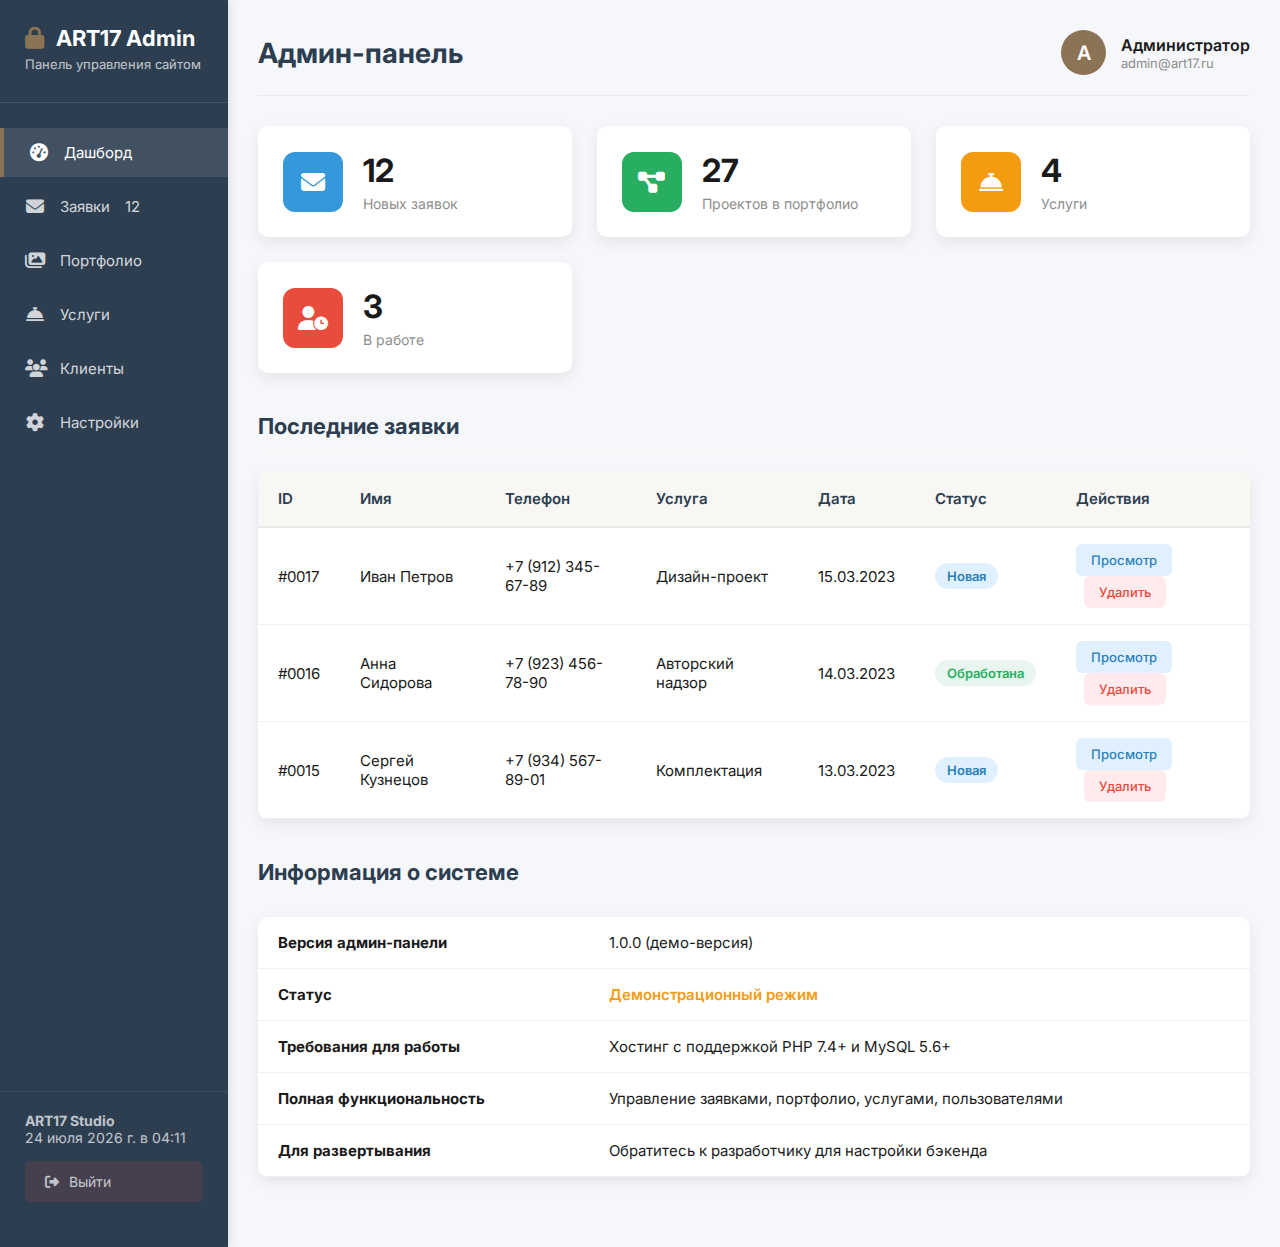
<file: admin-dashboard.html>
<!DOCTYPE html>
<html lang="ru">
<head>
    <meta charset="UTF-8">
    <meta name="viewport" content="width=device-width, initial-scale=1.0">
    <title>Админ-панель | ART17</title>
    <link rel="stylesheet" href="https://cdnjs.cloudflare.com/ajax/libs/font-awesome/6.4.0/css/all.min.css">
    <link href="https://fonts.googleapis.com/css2?family=Inter:wght@300;400;500;600;700&display=swap" rel="stylesheet">
    <style>
        :root {
            --primary: #8B7355;
            --primary-dark: #6B5A45;
            --secondary: #2C3E50;
            --light: #F9F7F4;
            --gray: #8D8D8D;
            --dark: #1A1A1A;
            --success: #27AE60;
            --warning: #F39C12;
            --danger: #E74C3C;
            --shadow: 0 5px 15px rgba(0, 0, 0, 0.08);
            --radius: 10px;
            --transition: all 0.3s ease;
        }
        
        * {
            margin: 0;
            padding: 0;
            box-sizing: border-box;
        }
        
        body {
            font-family: 'Inter', sans-serif;
            background-color: #f5f7fa;
            color: var(--dark);
            display: flex;
            min-height: 100vh;
        }
        
        /* Сайдбар */
        .sidebar {
            width: 250px;
            background-color: var(--secondary);
            color: white;
            padding: 25px 0;
            display: flex;
            flex-direction: column;
            box-shadow: 2px 0 10px rgba(0, 0, 0, 0.1);
            z-index: 100;
        }
        
        .admin-logo {
            padding: 0 25px 30px;
            border-bottom: 1px solid rgba(255, 255, 255, 0.1);
            margin-bottom: 25px;
        }
        
        .admin-logo h2 {
            font-size: 22px;
            display: flex;
            align-items: center;
            gap: 12px;
        }
        
        .admin-logo h2 i {
            color: var(--primary);
        }
        
        .admin-logo p {
            font-size: 13px;
            opacity: 0.7;
            margin-top: 5px;
        }
        
        .nav-menu {
            flex-grow: 1;
        }
        
        .nav-menu ul {
            list-style: none;
        }
        
        .nav-menu li {
            margin-bottom: 5px;
        }
        
        .nav-menu a {
            display: flex;
            align-items: center;
            gap: 15px;
            padding: 15px 25px;
            color: rgba(255, 255, 255, 0.8);
            text-decoration: none;
            transition: var(--transition);
            font-size: 15px;
        }
        
        .nav-menu a:hover, .nav-menu a.active {
            background-color: rgba(255, 255, 255, 0.1);
            color: white;
            border-left: 4px solid var(--primary);
        }
        
        .nav-menu a i {
            width: 20px;
            text-align: center;
            font-size: 18px;
        }
        
        .admin-footer {
            padding: 20px 25px;
            border-top: 1px solid rgba(255, 255, 255, 0.1);
            font-size: 14px;
            opacity: 0.7;
        }
        
        .logout-btn {
            display: flex;
            align-items: center;
            gap: 10px;
            padding: 12px 20px;
            background-color: rgba(231, 76, 60, 0.2);
            color: white;
            border: none;
            border-radius: 6px;
            cursor: pointer;
            font-family: 'Inter', sans-serif;
            font-size: 14px;
            margin-top: 15px;
            width: 100%;
            transition: var(--transition);
        }
        
        .logout-btn:hover {
            background-color: rgba(231, 76, 60, 0.3);
        }
        
        /* Основной контент */
        .main-content {
            flex-grow: 1;
            padding: 30px;
            overflow-y: auto;
        }
        
        .header {
            display: flex;
            justify-content: space-between;
            align-items: center;
            margin-bottom: 30px;
            padding-bottom: 20px;
            border-bottom: 1px solid #eaeaea;
        }
        
        .header h1 {
            font-size: 28px;
            color: var(--secondary);
        }
        
        .user-info {
            display: flex;
            align-items: center;
            gap: 15px;
        }
        
        .user-avatar {
            width: 45px;
            height: 45px;
            background-color: var(--primary);
            border-radius: 50%;
            display: flex;
            align-items: center;
            justify-content: center;
            color: white;
            font-size: 20px;
            font-weight: 600;
        }
        
        /* Карточки статистики */
        .stats-cards {
            display: grid;
            grid-template-columns: repeat(auto-fit, minmax(240px, 1fr));
            gap: 25px;
            margin-bottom: 40px;
        }
        
        .stat-card {
            background-color: white;
            border-radius: var(--radius);
            padding: 25px;
            box-shadow: var(--shadow);
            display: flex;
            align-items: center;
            gap: 20px;
            transition: var(--transition);
        }
        
        .stat-card:hover {
            transform: translateY(-5px);
            box-shadow: 0 10px 25px rgba(0, 0, 0, 0.1);
        }
        
        .stat-icon {
            width: 60px;
            height: 60px;
            border-radius: 12px;
            display: flex;
            align-items: center;
            justify-content: center;
            font-size: 24px;
            color: white;
        }
        
        .stat-icon.blue {
            background-color: #3498db;
        }
        
        .stat-icon.green {
            background-color: var(--success);
        }
        
        .stat-icon.orange {
            background-color: var(--warning);
        }
        
        .stat-icon.red {
            background-color: var(--danger);
        }
        
        .stat-info h3 {
            font-size: 32px;
            margin-bottom: 5px;
        }
        
        .stat-info p {
            color: var(--gray);
            font-size: 14px;
        }
        
        /* Таблица */
        .section-title {
            font-size: 22px;
            margin: 40px 0 20px;
            color: var(--secondary);
            padding-bottom: 10px;
            border-bottom: 2px solid var(--light);
        }
        
        .table-container {
            background-color: white;
            border-radius: var(--radius);
            box-shadow: var(--shadow);
            overflow: hidden;
            margin-bottom: 40px;
        }
        
        table {
            width: 100%;
            border-collapse: collapse;
        }
        
        thead {
            background-color: var(--light);
        }
        
        th {
            padding: 18px 20px;
            text-align: left;
            font-weight: 600;
            color: var(--secondary);
            font-size: 15px;
            border-bottom: 2px solid #eaeaea;
        }
        
        td {
            padding: 16px 20px;
            border-bottom: 1px solid #f0f0f0;
            font-size: 15px;
        }
        
        tbody tr:hover {
            background-color: #f9f9f9;
        }
        
        .status {
            display: inline-block;
            padding: 5px 12px;
            border-radius: 20px;
            font-size: 13px;
            font-weight: 600;
        }
        
        .status.new {
            background-color: #e1f0ff;
            color: #2980b9;
        }
        
        .status.processed {
            background-color: #e8f6ef;
            color: var(--success);
        }
        
        .btn-action {
            padding: 8px 15px;
            border-radius: 6px;
            border: none;
            font-family: 'Inter', sans-serif;
            font-size: 13px;
            font-weight: 500;
            cursor: pointer;
            transition: var(--transition);
        }
        
        .btn-action.view {
            background-color: #e1f0ff;
            color: #2980b9;
        }
        
        .btn-action.delete {
            background-color: #ffebee;
            color: var(--danger);
            margin-left: 8px;
        }
        
        .btn-action:hover {
            opacity: 0.9;
            transform: translateY(-2px);
        }
        
        /* Адаптивность */
        @media (max-width: 992px) {
            body {
                flex-direction: column;
            }
            
            .sidebar {
                width: 100%;
                height: auto;
                padding: 15px 0;
            }
            
            .nav-menu ul {
                display: flex;
                overflow-x: auto;
                padding: 0 15px;
            }
            
            .nav-menu li {
                margin-bottom: 0;
                flex-shrink: 0;
            }
            
            .nav-menu a {
                padding: 12px 20px;
                border-left: none;
                border-bottom: 3px solid transparent;
            }
            
            .nav-menu a:hover, .nav-menu a.active {
                border-left: none;
                border-bottom: 3px solid var(--primary);
            }
        }
        
        @media (max-width: 768px) {
            .main-content {
                padding: 20px;
            }
            
            .stats-cards {
                grid-template-columns: 1fr;
            }
            
            .header {
                flex-direction: column;
                align-items: flex-start;
                gap: 15px;
            }
            
            table {
                display: block;
                overflow-x: auto;
            }
        }
    </style>
</head>
<body>
    <!-- Сайдбар -->
    <div class="sidebar">
        <div class="admin-logo">
            <h2><i class="fas fa-lock"></i> ART17 Admin</h2>
            <p>Панель управления сайтом</p>
        </div>
        
        <nav class="nav-menu">
            <ul>
                <li><a href="#" class="active"><i class="fas fa-tachometer-alt"></i> Дашборд</a></li>
                <li><a href="#"><i class="fas fa-envelope"></i> Заявки <span class="badge">12</span></a></li>
                <li><a href="#"><i class="fas fa-images"></i> Портфолио</a></li>
                <li><a href="#"><i class="fas fa-concierge-bell"></i> Услуги</a></li>
                <li><a href="#"><i class="fas fa-users"></i> Клиенты</a></li>
                <li><a href="#"><i class="fas fa-cog"></i> Настройки</a></li>
            </ul>
        </nav>
        
        <div class="admin-footer">
            <p><strong>ART17 Studio</strong><br>Версия 1.0.0</p>
            <button class="logout-btn" onclick="window.location.href='index.html'">
                <i class="fas fa-sign-out-alt"></i> Выйти
            </button>
        </div>
    </div>
    
    <!-- Основной контент -->
    <div class="main-content">
        <div class="header">
            <h1>Админ-панель</h1>
            <div class="user-info">
                <div class="user-avatar">A</div>
                <div>
                    <p style="font-weight: 600;">Администратор</p>
                    <p style="font-size: 13px; color: var(--gray);">admin@art17.ru</p>
                </div>
            </div>
        </div>
        
        <!-- Карточки статистики -->
        <div class="stats-cards">
            <div class="stat-card">
                <div class="stat-icon blue">
                    <i class="fas fa-envelope"></i>
                </div>
                <div class="stat-info">
                    <h3>12</h3>
                    <p>Новых заявок</p>
                </div>
            </div>
            
            <div class="stat-card">
                <div class="stat-icon green">
                    <i class="fas fa-project-diagram"></i>
                </div>
                <div class="stat-info">
                    <h3>27</h3>
                    <p>Проектов в портфолио</p>
                </div>
            </div>
            
            <div class="stat-card">
                <div class="stat-icon orange">
                    <i class="fas fa-concierge-bell"></i>
                </div>
                <div class="stat-info">
                    <h3>4</h3>
                    <p>Услуги</p>
                </div>
            </div>
            
            <div class="stat-card">
                <div class="stat-icon red">
                    <i class="fas fa-user-clock"></i>
                </div>
                <div class="stat-info">
                    <h3>3</h3>
                    <p>В работе</p>
                </div>
            </div>
        </div>
        
        <!-- Последние заявки -->
        <h2 class="section-title">Последние заявки</h2>
        <div class="table-container">
            <table>
                <thead>
                    <tr>
                        <th>ID</th>
                        <th>Имя</th>
                        <th>Телефон</th>
                        <th>Услуга</th>
                        <th>Дата</th>
                        <th>Статус</th>
                        <th>Действия</th>
                    </tr>
                </thead>
                <tbody>
                    <tr>
                        <td>#0017</td>
                        <td>Иван Петров</td>
                        <td>+7 (912) 345-67-89</td>
                        <td>Дизайн-проект</td>
                        <td>15.03.2023</td>
                        <td><span class="status new">Новая</span></td>
                        <td>
                            <button class="btn-action view">Просмотр</button>
                            <button class="btn-action delete">Удалить</button>
                        </td>
                    </tr>
                    <tr>
                        <td>#0016</td>
                        <td>Анна Сидорова</td>
                        <td>+7 (923) 456-78-90</td>
                        <td>Авторский надзор</td>
                        <td>14.03.2023</td>
                        <td><span class="status processed">Обработана</span></td>
                        <td>
                            <button class="btn-action view">Просмотр</button>
                            <button class="btn-action delete">Удалить</button>
                        </td>
                    </tr>
                    <tr>
                        <td>#0015</td>
                        <td>Сергей Кузнецов</td>
                        <td>+7 (934) 567-89-01</td>
                        <td>Комплектация</td>
                        <td>13.03.2023</td>
                        <td><span class="status new">Новая</span></td>
                        <td>
                            <button class="btn-action view">Просмотр</button>
                            <button class="btn-action delete">Удалить</button>
                        </td>
                    </tr>
                </tbody>
            </table>
        </div>
        
        <!-- Информация о системе -->
        <h2 class="section-title">Информация о системе</h2>
        <div class="table-container">
            <table>
                <tbody>
                    <tr>
                        <td><strong>Версия админ-панели</strong></td>
                        <td>1.0.0 (демо-версия)</td>
                    </tr>
                    <tr>
                        <td><strong>Статус</strong></td>
                        <td><span style="color: var(--warning); font-weight: 600;">Демонстрационный режим</span></td>
                    </tr>
                    <tr>
                        <td><strong>Требования для работы</strong></td>
                        <td>Хостинг с поддержкой PHP 7.4+ и MySQL 5.6+</td>
                    </tr>
                    <tr>
                        <td><strong>Полная функциональность</strong></td>
                        <td>Управление заявками, портфолио, услугами, пользователями</td>
                    </tr>
                    <tr>
                        <td><strong>Для развертывания</strong></td>
                        <td>Обратитесь к разработчику для настройки бэкенда</td>
                    </tr>
                </tbody>
            </table>
        </div>
    </div>
    
    <script>
        // Имитация работы админ-панели
        document.addEventListener('DOMContentLoaded', function() {
            // Обработка кнопок в таблице
            document.querySelectorAll('.btn-action.view').forEach(btn => {
                btn.addEventListener('click', function() {
                    alert('В полной версии здесь будет открытие детальной информации о заявке.');
                });
            });
            
            document.querySelectorAll('.btn-action.delete').forEach(btn => {
                btn.addEventListener('click', function() {
                    if (confirm('Вы уверены, что хотите удалить эту заявку?')) {
                        alert('В полной версии заявка будет удалена из базы данных.');
                    }
                });
            });
            
            // Обновление времени
            function updateTime() {
                const now = new Date();
                const timeString = now.toLocaleDateString('ru-RU', {
                    day: 'numeric',
                    month: 'long',
                    year: 'numeric',
                    hour: '2-digit',
                    minute: '2-digit'
                });
                
                const timeElement = document.querySelector('.admin-footer p');
                if (timeElement) {
                    const originalText = timeElement.innerHTML.split('<br>')[0];
                    timeElement.innerHTML = `${originalText}<br>${timeString}`;
                }
            }
            
            updateTime();
            setInterval(updateTime, 60000); // Обновлять каждую минуту
        });
    </script>
</body>
</html>
</file>
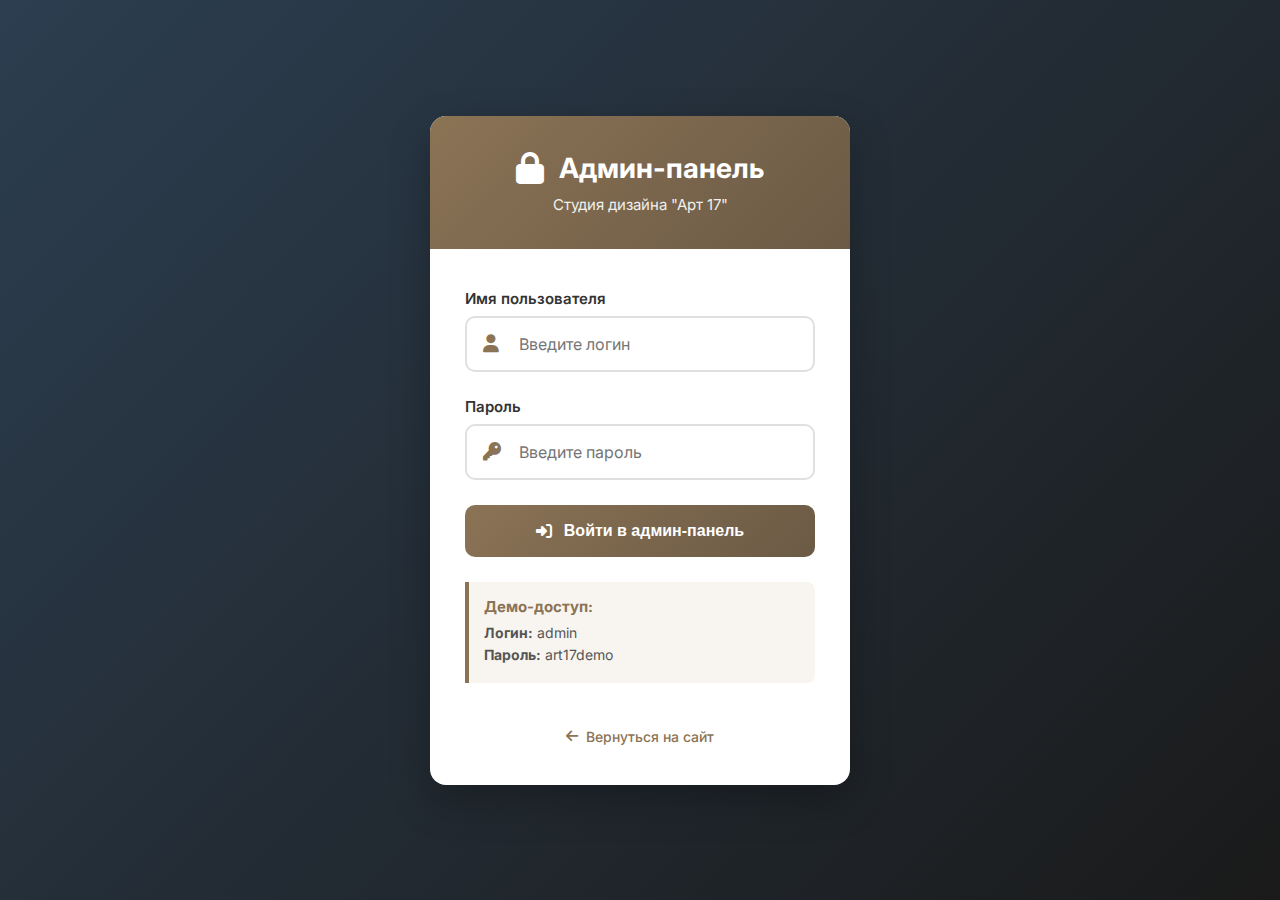
<file: admin-login.html>
<!DOCTYPE html>
<html lang="ru">
<head>
    <meta charset="UTF-8">
    <meta name="viewport" content="width=device-width, initial-scale=1.0">
    <title>Вход в админ-панель | ART17</title>
    <link rel="stylesheet" href="https://cdnjs.cloudflare.com/ajax/libs/font-awesome/6.4.0/css/all.min.css">
    <link href="https://fonts.googleapis.com/css2?family=Inter:wght@300;400;500;600;700&display=swap" rel="stylesheet">
    <style>
        * {
            margin: 0;
            padding: 0;
            box-sizing: border-box;
        }
        
        body {
            font-family: 'Inter', sans-serif;
            background: linear-gradient(135deg, #2C3E50 0%, #1A1A1A 100%);
            min-height: 100vh;
            display: flex;
            align-items: center;
            justify-content: center;
            padding: 20px;
        }
        
        .login-container {
            width: 100%;
            max-width: 420px;
            background-color: white;
            border-radius: 16px;
            box-shadow: 0 15px 40px rgba(0, 0, 0, 0.25);
            overflow: hidden;
        }
        
        .login-header {
            background: linear-gradient(135deg, #8B7355 0%, #6B5A45 100%);
            color: white;
            padding: 35px 30px;
            text-align: center;
        }
        
        .login-header h1 {
            font-size: 28px;
            margin-bottom: 10px;
            display: flex;
            align-items: center;
            justify-content: center;
            gap: 15px;
        }
        
        .login-header h1 i {
            font-size: 32px;
        }
        
        .login-header p {
            opacity: 0.9;
            font-size: 15px;
        }
        
        .login-form {
            padding: 40px 35px;
        }
        
        .form-group {
            margin-bottom: 25px;
        }
        
        .form-group label {
            display: block;
            margin-bottom: 8px;
            font-weight: 600;
            color: #333;
            font-size: 15px;
        }
        
        .input-with-icon {
            position: relative;
        }
        
        .input-with-icon i {
            position: absolute;
            left: 18px;
            top: 50%;
            transform: translateY(-50%);
            color: #8B7355;
            font-size: 18px;
        }
        
        .input-with-icon input {
            width: 100%;
            padding: 16px 20px 16px 52px;
            border: 2px solid #e0e0e0;
            border-radius: 10px;
            font-size: 16px;
            font-family: 'Inter', sans-serif;
            transition: all 0.3s ease;
        }
        
        .input-with-icon input:focus {
            outline: none;
            border-color: #8B7355;
            box-shadow: 0 0 0 3px rgba(139, 115, 85, 0.15);
        }
        
        .login-btn {
            width: 100%;
            padding: 17px;
            background: linear-gradient(135deg, #8B7355 0%, #6B5A45 100%);
            color: white;
            border: none;
            border-radius: 10px;
            font-size: 16px;
            font-weight: 600;
            cursor: pointer;
            transition: all 0.3s ease;
            margin-top: 10px;
            display: flex;
            align-items: center;
            justify-content: center;
            gap: 12px;
        }
        
        .login-btn:hover {
            transform: translateY(-3px);
            box-shadow: 0 10px 20px rgba(139, 115, 85, 0.25);
        }
        
        .login-btn:active {
            transform: translateY(-1px);
        }
        
        .form-footer {
            margin-top: 25px;
            text-align: center;
            font-size: 14px;
            color: #666;
        }
        
        .form-footer a {
            color: #8B7355;
            text-decoration: none;
            font-weight: 500;
        }
        
        .form-footer a:hover {
            text-decoration: underline;
        }
        
        .back-to-site {
            display: inline-flex;
            align-items: center;
            gap: 8px;
            margin-top: 20px;
            color: #8B7355;
            text-decoration: none;
            font-weight: 500;
        }
        
        .back-to-site:hover {
            text-decoration: underline;
        }
        
        .error-message {
            background-color: #ffeaea;
            color: #d32f2f;
            padding: 12px 16px;
            border-radius: 8px;
            margin-bottom: 20px;
            font-size: 14px;
            display: none;
            align-items: center;
            gap: 10px;
        }
        
        .error-message i {
            font-size: 18px;
        }
        
        .demo-credentials {
            background-color: #f8f5f0;
            border-left: 4px solid #8B7355;
            padding: 15px;
            margin-top: 25px;
            border-radius: 0 8px 8px 0;
            font-size: 14px;
        }
        
        .demo-credentials h4 {
            color: #8B7355;
            margin-bottom: 8px;
            font-size: 15px;
        }
        
        .demo-credentials p {
            margin-bottom: 5px;
            color: #555;
        }
        
        @media (max-width: 480px) {
            .login-container {
                max-width: 100%;
            }
            
            .login-form {
                padding: 30px 25px;
            }
            
            .login-header {
                padding: 30px 25px;
            }
        }
    </style>
</head>
<body>
    <div class="login-container">
        <div class="login-header">
            <h1><i class="fas fa-lock"></i> Админ-панель</h1>
            <p>Студия дизайна "Арт 17"</p>
        </div>
        
        <div class="login-form">
            <div id="errorMessage" class="error-message">
                <i class="fas fa-exclamation-circle"></i>
                <span>Неверный логин или пароль. Попробуйте снова.</span>
            </div>
            
            <form id="adminLoginForm">
                <div class="form-group">
                    <label for="username">Имя пользователя</label>
                    <div class="input-with-icon">
                        <i class="fas fa-user"></i>
                        <input type="text" id="username" name="username" placeholder="Введите логин" required>
                    </div>
                </div>
                
                <div class="form-group">
                    <label for="password">Пароль</label>
                    <div class="input-with-icon">
                        <i class="fas fa-key"></i>
                        <input type="password" id="password" name="password" placeholder="Введите пароль" required>
                    </div>
                </div>
                
                <button type="submit" class="login-btn">
                    <i class="fas fa-sign-in-alt"></i> Войти в админ-панель
                </button>
            </form>
            
            <div class="demo-credentials">
                <h4>Демо-доступ:</h4>
                <p><strong>Логин:</strong> admin</p>
                <p><strong>Пароль:</strong> art17demo</p>
            </div>
            
            <div class="form-footer">
                <a href="index.html" class="back-to-site">
                    <i class="fas fa-arrow-left"></i> Вернуться на сайт
                </a>
            </div>
        </div>
    </div>
    
    <script>
        document.addEventListener('DOMContentLoaded', function() {
            const loginForm = document.getElementById('adminLoginForm');
            const errorMessage = document.getElementById('errorMessage');
            
            // Правильные учетные данные
            const correctCredentials = {
                username: 'admin',
                password: 'art17demo'
            };
            
            // Обработка отправки формы
            loginForm.addEventListener('submit', function(e) {
                e.preventDefault();
                
                const username = document.getElementById('username').value;
                const password = document.getElementById('password').value;
                
                // Проверка логина и пароля
                if (username === correctCredentials.username && password === correctCredentials.password) {
                    // Успешный вход - перенаправляем на админ-панель
                    errorMessage.style.display = 'none';
                    
                    // Показываем сообщение об успехе
                    alert('Вход выполнен успешно! Перенаправление в админ-панель...');
                    
                    // В реальном проекте здесь должно быть перенаправление
                    // window.location.href = 'admin-dashboard.html';
                    
                    // Показываем информацию о том, что админ-панель находится в разработке
                    setTimeout(function() {
                        alert('Админ-панель находится в разработке. В полной версии здесь будет:\n\n1. Управление заявками с формы\n2. Редактирование портфолио\n3. Управление услугами\n4. Аналитика посещений\n\nДля работы потребуется хостинг с поддержкой PHP и MySQL.');
                        
                        // Возвращаем на главную страницу
                        window.location.href = 'index.html';
                    }, 1000);
                    
                } else {
                    // Неправильные данные - показываем ошибку
                    errorMessage.style.display = 'flex';
                    
                    // Анимация ошибки
                    loginForm.classList.add('shake');
                    setTimeout(() => {
                        loginForm.classList.remove('shake');
                    }, 500);
                }
            });
            
            // Очистка ошибки при изменении полей
            document.getElementById('username').addEventListener('input', function() {
                errorMessage.style.display = 'none';
            });
            
            document.getElementById('password').addEventListener('input', function() {
                errorMessage.style.display = 'none';
            });
            
            // Добавляем стиль для анимации ошибки
            const style = document.createElement('style');
            style.textContent = `
                @keyframes shake {
                    0%, 100% { transform: translateX(0); }
                    10%, 30%, 50%, 70%, 90% { transform: translateX(-5px); }
                    20%, 40%, 60%, 80% { transform: translateX(5px); }
                }
                
                .shake {
                    animation: shake 0.5s ease-in-out;
                }
            `;
            document.head.appendChild(style);
        });
    </script>
</body>
</html>
</file>
